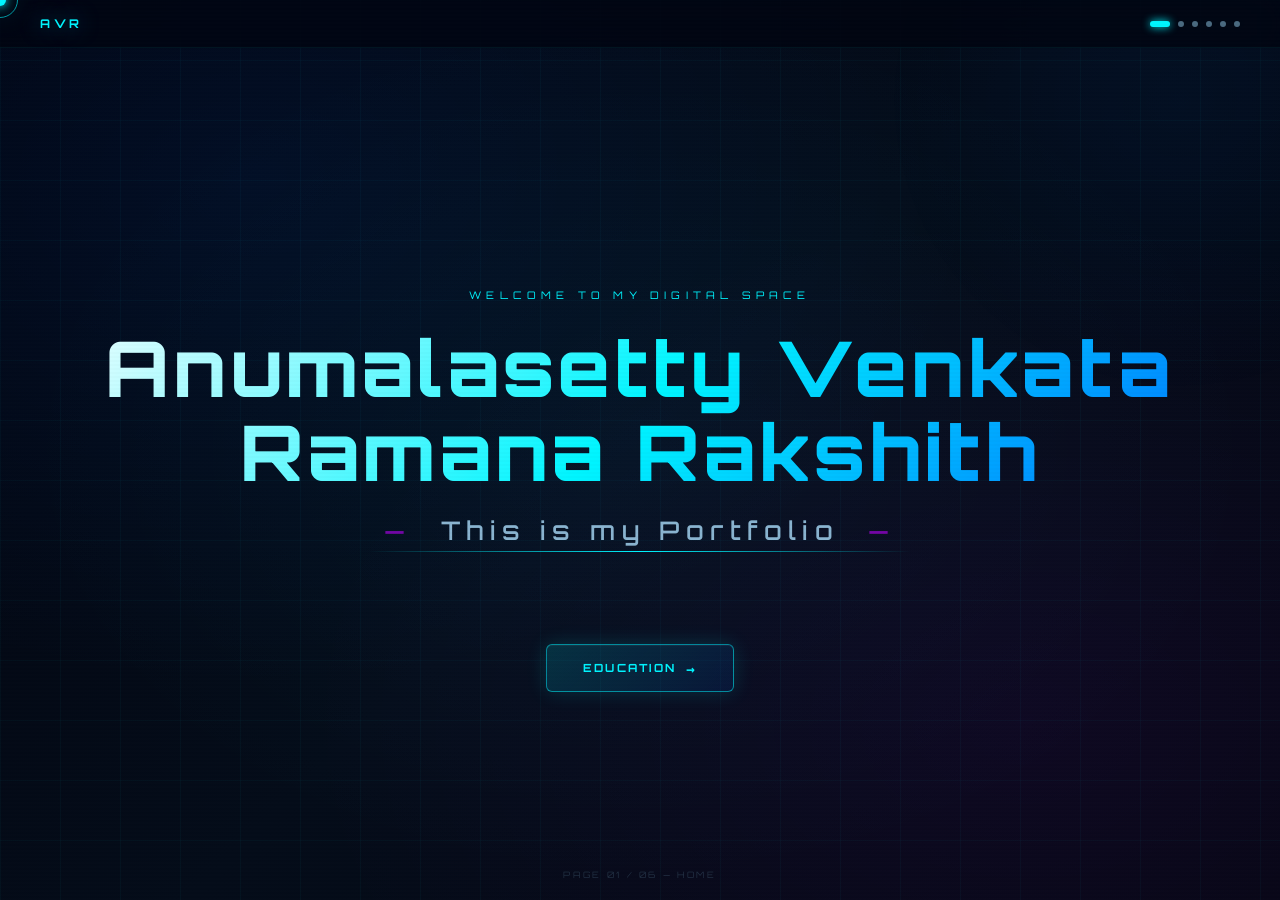
<file: index.html>
<!DOCTYPE html>
<html lang="en">
<head>
  <meta charset="UTF-8" />
  <meta name="viewport" content="width=device-width, initial-scale=1.0" />
  <!-- Edit the browser tab title below -->
  <title>Rakshith Anumalasetty — Portfolio</title>
  <link rel="stylesheet" href="style.css" />
</head>

<!-- data-page="0" sets the active nav dot (0 = Home) -->
<body data-page="0">

  <!-- Custom cursor elements -->
  <div class="cursor"></div>
  <div class="cursor-ring"></div>

  <!-- Animated background layers -->
  <div class="bg-canvas"></div>

  <!-- Floating particles layer -->
  <div class="particles"></div>

  <!-- Subtle scanlines overlay -->
  <div class="scanlines"></div>

  <!-- ======== NAVIGATION ======== -->
  <nav class="nav">
    <!-- Edit the brand/logo text below -->
    <span class="nav-brand">AVR</span>

    <!-- Nav dots: one dot per page (6 pages total), index 0–5 -->
    <div class="nav-dots">
      <div class="nav-dot" data-index="0" title="Home"></div>
      <div class="nav-dot" data-index="1" title="Education"></div>
      <div class="nav-dot" data-index="2" title="Skills"></div>
      <div class="nav-dot" data-index="3" title="Projects"></div>
      <div class="nav-dot" data-index="4" title="Certificates"></div>
      <div class="nav-dot" data-index="5" title="Contact"></div>
    </div>
  </nav>

  <!-- ======== HOME PAGE CONTENT ======== -->
  <main class="page page-transition">

    <section class="hero">

      <!-- Small label above the main title — edit this text -->
      <p class="hero-eyebrow">Welcome to my digital space</p>

      <!-- MAIN TITLE — Edit this text -->
      <h1 class="hero-title">Anumalasetty Venkata Ramana Rakshith</h1>

      <!-- YOUR NAME — Edit this text -->
      <h2 class="hero-name">
        This is my Portfolio
        <span class="hero-name-line"></span>
      </h2>

      <!-- Navigation button to Education page -->
      <div class="btn-group">
        <a href="education.html" class="btn btn-primary">
          Education
          <span class="btn-arrow">→</span>
        </a>
      </div>

    </section>

  </main>

  <!-- Footer label -->
  <div class="footer-note">Page 01 / 06 — Home</div>

  <script src="script.js"></script>
</body>
</html>
</file>
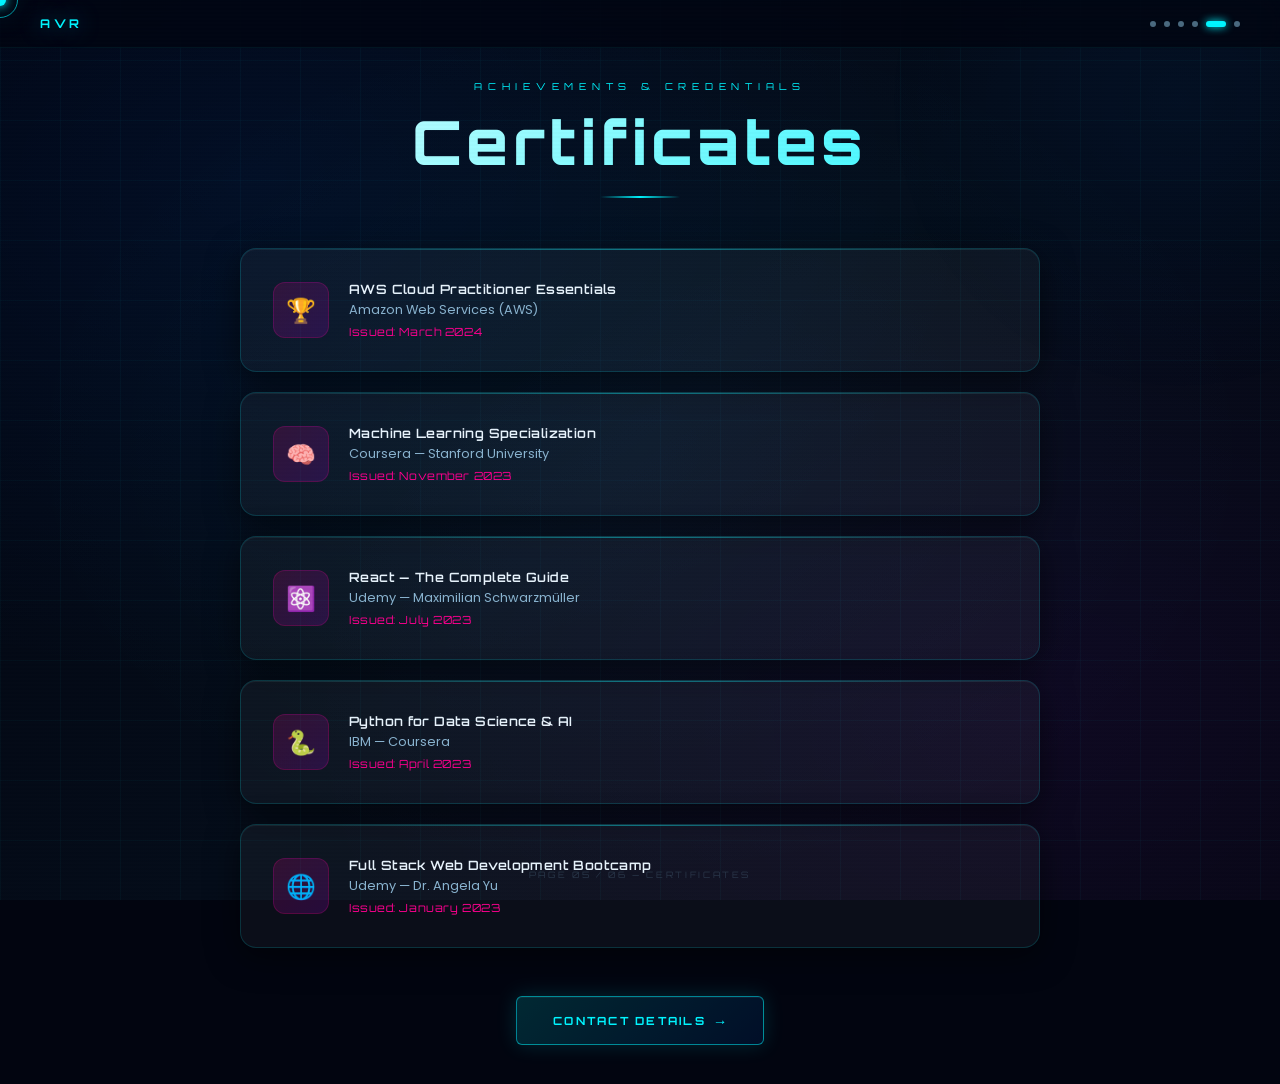
<file: certificates.html>
<!DOCTYPE html>
<html lang="en">
<head>
  <meta charset="UTF-8" />
  <meta name="viewport" content="width=device-width, initial-scale=1.0" />
  <!-- Edit the browser tab title below -->
  <title>Certificates — Rakshith Anumalasetty</title>
  <link rel="stylesheet" href="style.css" />
</head>

<!-- data-page="4" sets the active nav dot (4 = Certificates) -->
<body data-page="4">

  <!-- Custom cursor elements -->
  <div class="cursor"></div>
  <div class="cursor-ring"></div>

  <!-- Animated background layers -->
  <div class="bg-canvas"></div>

  <!-- Floating particles layer -->
  <div class="particles"></div>

  <!-- Subtle scanlines overlay -->
  <div class="scanlines"></div>

  <!-- ======== NAVIGATION ======== -->
  <nav class="nav">
    <!-- Edit the brand/logo text below -->
    <span class="nav-brand">AVR</span>

    <!-- Nav dots: active dot = index 4 -->
    <div class="nav-dots">
      <div class="nav-dot" data-index="0" title="Home"></div>
      <div class="nav-dot" data-index="1" title="Education"></div>
      <div class="nav-dot" data-index="2" title="Skills"></div>
      <div class="nav-dot" data-index="3" title="Projects"></div>
      <div class="nav-dot" data-index="4" title="Certificates"></div>
      <div class="nav-dot" data-index="5" title="Contact"></div>
    </div>
  </nav>

  <!-- ======== CERTIFICATES PAGE CONTENT ======== -->
  <main class="page page-transition" style="justify-content: flex-start; padding-top: 0;">

    <!-- Page Header -->
    <header class="page-header">
      <!-- Small label — edit this text -->
      <p class="page-header-label">Achievements & Credentials</p>
      <!-- Page title — edit this text -->
      <h1 class="page-title">Certificates</h1>
      <div class="page-divider"></div>
    </header>

    <!-- Certificates Grid -->
    <div class="content-grid" style="max-width: 800px;">

      <!-- ======== CERTIFICATE 1 ======== -->
      <!-- Edit certificate title, issuer, and date below -->
      <div class="glass-card cert-card">
        <!-- Edit the emoji icon -->
        <div class="cert-icon">🏆</div>
        <div class="cert-body">
          <!-- Edit certificate name -->
          <div class="cert-title">AWS Cloud Practitioner Essentials</div>
          <!-- Edit issuing organization -->
          <div class="cert-issuer">Amazon Web Services (AWS)</div>
          <!-- Edit date issued -->
          <div class="cert-date">Issued: March 2024</div>
        </div>
      </div>

      <!-- ======== CERTIFICATE 2 ======== -->
      <div class="glass-card cert-card">
        <!-- Edit the emoji icon -->
        <div class="cert-icon">🧠</div>
        <div class="cert-body">
          <!-- Edit certificate name -->
          <div class="cert-title">Machine Learning Specialization</div>
          <!-- Edit issuing organization -->
          <div class="cert-issuer">Coursera — Stanford University</div>
          <!-- Edit date issued -->
          <div class="cert-date">Issued: November 2023</div>
        </div>
      </div>

      <!-- ======== CERTIFICATE 3 ======== -->
      <div class="glass-card cert-card">
        <!-- Edit the emoji icon -->
        <div class="cert-icon">⚛️</div>
        <div class="cert-body">
          <!-- Edit certificate name -->
          <div class="cert-title">React — The Complete Guide</div>
          <!-- Edit issuing organization -->
          <div class="cert-issuer">Udemy — Maximilian Schwarzmüller</div>
          <!-- Edit date issued -->
          <div class="cert-date">Issued: July 2023</div>
        </div>
      </div>

      <!-- ======== CERTIFICATE 4 ======== -->
      <div class="glass-card cert-card">
        <!-- Edit the emoji icon -->
        <div class="cert-icon">🐍</div>
        <div class="cert-body">
          <!-- Edit certificate name -->
          <div class="cert-title">Python for Data Science & AI</div>
          <!-- Edit issuing organization -->
          <div class="cert-issuer">IBM — Coursera</div>
          <!-- Edit date issued -->
          <div class="cert-date">Issued: April 2023</div>
        </div>
      </div>

      <!-- ======== CERTIFICATE 5 ======== -->
      <div class="glass-card cert-card">
        <!-- Edit the emoji icon -->
        <div class="cert-icon">🌐</div>
        <div class="cert-body">
          <!-- Edit certificate name -->
          <div class="cert-title">Full Stack Web Development Bootcamp</div>
          <!-- Edit issuing organization -->
          <div class="cert-issuer">Udemy — Dr. Angela Yu</div>
          <!-- Edit date issued -->
          <div class="cert-date">Issued: January 2023</div>
        </div>
      </div>

      <!-- ======== ADD MORE CERTIFICATES ======== -->
      <!-- Copy a .glass-card.cert-card block above and edit it -->

    </div>

    <!-- Navigation button back to Projects -->
    <div class="btn-group">
       <!-- Button to Contact page -->
      <a href="contact.html" class="btn btn-primary">
        Contact Details
        <span class="btn-arrow">→</span>
      </a>
    </div>

  </main>

  <!-- Footer label -->
  <div class="footer-note">Page 05 / 06 — Certificates</div>

  <script src="script.js"></script>
</body>
</html>
</file>
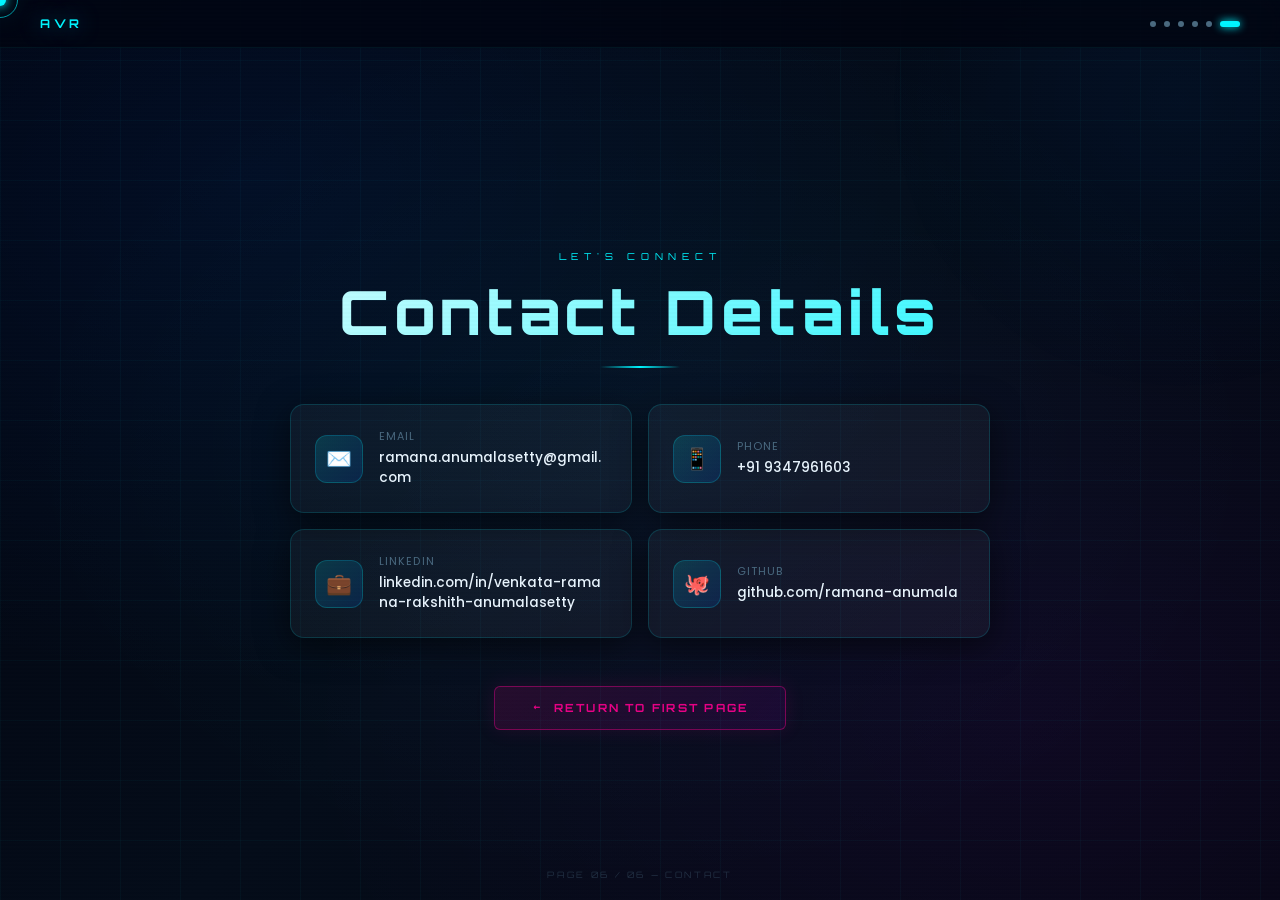
<file: contact.html>
<!DOCTYPE html>
<html lang="en">
<head>
  <meta charset="UTF-8" />
  <meta name="viewport" content="width=device-width, initial-scale=1.0" />
  <!-- Edit the browser tab title below -->
  <title>Contact — Rakshith Anumalasetty</title>
  <link rel="stylesheet" href="style.css" />
</head>

<!-- data-page="5" sets the active nav dot (5 = Contact) -->
<body data-page="5">

  <!-- Custom cursor elements -->
  <div class="cursor"></div>
  <div class="cursor-ring"></div>

  <!-- Animated background layers -->
  <div class="bg-canvas"></div>

  <!-- Floating particles layer -->
  <div class="particles"></div>

  <!-- Subtle scanlines overlay -->
  <div class="scanlines"></div>

  <!-- ======== NAVIGATION ======== -->
  <nav class="nav">
    <!-- Edit the brand/logo text below -->
    <span class="nav-brand">AVR</span>

    <!-- Nav dots: active dot = index 5 -->
    <div class="nav-dots">
      <div class="nav-dot" data-index="0" title="Home"></div>
      <div class="nav-dot" data-index="1" title="Education"></div>
      <div class="nav-dot" data-index="2" title="Skills"></div>
      <div class="nav-dot" data-index="3" title="Projects"></div>
      <div class="nav-dot" data-index="4" title="Certificates"></div>
      <div class="nav-dot" data-index="5" title="Contact"></div>
    </div>
  </nav>

  <!-- ======== CONTACT PAGE CONTENT ======== -->
  <main class="page page-transition">

    <!-- Page Header -->
    <header class="page-header" style="margin-bottom: 36px;">
      <!-- Small label — edit this text -->
      <p class="page-header-label">Let's Connect</p>
      <!-- Page title — edit this text -->
      <h1 class="page-title">Contact Details</h1>
      <div class="page-divider"></div>
    </header>

    <!-- Contact Cards Grid -->
    <!-- Each .contact-item is a clickable link; edit href and the .contact-value text -->
    <div class="contact-grid" style="animation: fadeSlideUp 0.7s 0.4s both;">

      <!-- ======== EMAIL ======== -->
      <!-- Edit href="mailto:..." and the .contact-value text below -->
      <a href="mailto:ramana.anumalasetty@gmail.com" class="contact-item">
        <div class="contact-icon-wrap">✉️</div>
        <div>
          <div class="contact-label">Email</div>
          <!-- Edit your email address here -->
          <div class="contact-value">ramana.anumalasetty@gmail.com</div>
        </div>
      </a>

      <!-- ======== PHONE ======== -->
      <!-- Edit href="tel:..." and the .contact-value text below -->
      <a href="tel:+919347961603" class="contact-item">
        <div class="contact-icon-wrap">📱</div>
        <div>
          <div class="contact-label">Phone</div>
          <!-- Edit your phone number here -->
          <div class="contact-value">+91 9347961603</div>
        </div>
      </a>

      <!-- ======== LINKEDIN ======== -->
      <!-- Edit href to your actual LinkedIn profile URL -->
      <a href="https://www.linkedin.com/in/venkata-ramana-rakshith-anumalasetty-7883aa37b/" target="_blank" rel="noopener" class="contact-item">
        <div class="contact-icon-wrap">💼</div>
        <div>
          <div class="contact-label">LinkedIn</div>
          <!-- Edit your LinkedIn handle/URL text -->
          <div class="contact-value">linkedin.com/in/venkata-ramana-rakshith-anumalasetty</div>
        </div>
      </a>

      <!-- ======== GITHUB ======== -->
      <!-- Edit href to your actual GitHub profile URL -->
      <a href="https://github.com/ramana-anumala" target="_blank" rel="noopener" class="contact-item">
        <div class="contact-icon-wrap">🐙</div>
        <div>
          <div class="contact-label">GitHub</div>
          <!-- Edit your GitHub username/URL text -->
          <div class="contact-value">github.com/ramana-anumala</div>
        </div>
      </a>

    </div>

    <!-- OPTIONAL: Add more contact items here (e.g., Twitter, Portfolio link) -->
    <!-- Copy a .contact-item block above and paste inside .contact-grid -->

    <!-- Return to Home button -->
    <div class="btn-group">
      <a href="index.html" class="btn btn-accent">
        <span style="transform: rotate(180deg); display: inline-block; margin-right: 4px;">→</span>
        Return to First Page
      </a>
    </div>

  </main>

  <!-- Footer label -->
  <div class="footer-note">Page 06 / 06 — Contact</div>

  <script src="script.js"></script>
</body>
</html>
</file>
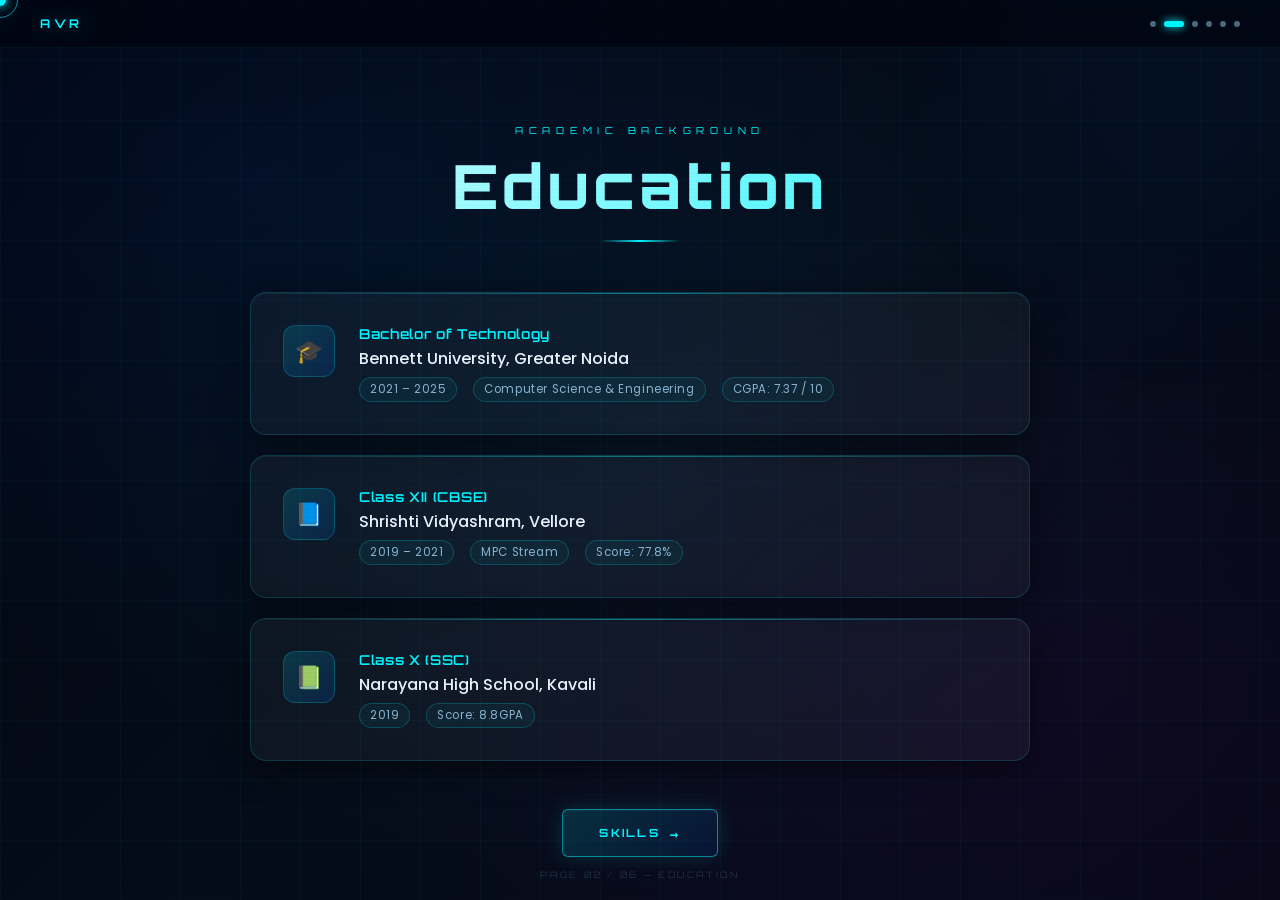
<file: education.html>
<!DOCTYPE html>
<html lang="en">
<head>
  <meta charset="UTF-8" />
  <meta name="viewport" content="width=device-width, initial-scale=1.0" />
  <!-- Edit the browser tab title below -->
  <title>Education — Rakshith Anumalasetty</title>
  <link rel="stylesheet" href="style.css" />
</head>

<!-- data-page="1" sets the active nav dot (1 = Education) -->
<body data-page="1">

  <!-- Custom cursor elements -->
  <div class="cursor"></div>
  <div class="cursor-ring"></div>

  <!-- Animated background layers -->
  <div class="bg-canvas"></div>

  <!-- Floating particles layer -->
  <div class="particles"></div>

  <!-- Subtle scanlines overlay -->
  <div class="scanlines"></div>

  <!-- ======== NAVIGATION ======== -->
  <nav class="nav">
    <!-- Edit the brand/logo text below -->
    <span class="nav-brand">AVR</span>

    <!-- Nav dots: active dot = index 1 -->
    <div class="nav-dots">
      <div class="nav-dot" data-index="0" title="Home"></div>
      <div class="nav-dot" data-index="1" title="Education"></div>
      <div class="nav-dot" data-index="2" title="Skills"></div>
      <div class="nav-dot" data-index="3" title="Projects"></div>
      <div class="nav-dot" data-index="4" title="Certificates"></div>
      <div class="nav-dot" data-index="5" title="Contact"></div>
    </div>
  </nav>

  <!-- ======== EDUCATION PAGE CONTENT ======== -->
  <main class="page page-transition">

    <!-- Page Header -->
    <header class="page-header">
      <!-- Small label above the title — edit this text -->
      <p class="page-header-label">Academic Background</p>
      <!-- Page title — edit this text -->
      <h1 class="page-title">Education</h1>
      <div class="page-divider"></div>
    </header>

    <!-- Education Cards Grid -->
    <div class="content-grid" style="max-width: 780px;">

      <!-- ======== EDUCATION ENTRY 1 ======== -->
      <!-- Edit degree, institution, year, and score below -->
      <div class="glass-card edu-card">
        <!-- Edit the emoji icon (or replace with an SVG/img) -->
        <div class="edu-icon">🎓</div>
        <div class="edu-body">
          <!-- Edit degree/qualification name -->
          <div class="edu-degree">Bachelor of Technology</div>
          <!-- Edit university/college name -->
          <div class="edu-institution">Bennett University, Greater Noida</div>
          <!-- Edit tags: year range, stream, score -->
          <div class="edu-meta">
            <span class="edu-tag">2021 – 2025</span>
            <span class="edu-tag">Computer Science & Engineering</span>
            <span class="edu-tag">CGPA: 7.37 / 10</span>
          </div>
        </div>
      </div>

      <!-- ======== EDUCATION ENTRY 2 ======== -->
      <!-- Edit degree, institution, year, and score below -->
      <div class="glass-card edu-card">
        <!-- Edit the emoji icon -->
        <div class="edu-icon">📘</div>
        <div class="edu-body">
          <!-- Edit qualification name -->
          <div class="edu-degree">Class XII (CBSE)</div>
          <!-- Edit institution name -->
          <div class="edu-institution">Shrishti Vidyashram, Vellore</div>
          <!-- Edit tags -->
          <div class="edu-meta">
            <span class="edu-tag">2019 – 2021</span>
            <span class="edu-tag">MPC Stream</span>
            <span class="edu-tag">Score: 77.8%</span>
          </div>
        </div>
      </div>

      <!-- ======== EDUCATION ENTRY 3 ======== -->
      <!-- Edit degree, institution, year, and score below -->
      <div class="glass-card edu-card">
        <!-- Edit the emoji icon -->
        <div class="edu-icon">📗</div>
        <div class="edu-body">
          <!-- Edit qualification name -->
          <div class="edu-degree">Class X (SSC)</div>
          <!-- Edit institution name -->
          <div class="edu-institution">Narayana High School, Kavali</div>
          <!-- Edit tags -->
          <div class="edu-meta">
            <span class="edu-tag">2019</span>
            <span class="edu-tag">Score: 8.8GPA</span>
          </div>
        </div>
      </div>

      <!-- ======== ADD MORE EDUCATION ENTRIES HERE ======== -->
      <!-- Copy a .glass-card.edu-card block above and edit it -->

    </div>

    <!-- Navigation buttons -->
    <div class="btn-group">
      <!-- Button to go to Skills page -->
      <a href="skills.html" class="btn btn-primary">
        Skills
        <span class="btn-arrow">→</span>
      </a>
    </div>

  </main>

  <!-- Footer label -->
  <div class="footer-note">Page 02 / 06 — Education</div>

  <script src="script.js"></script>
</body>
</html>
</file>
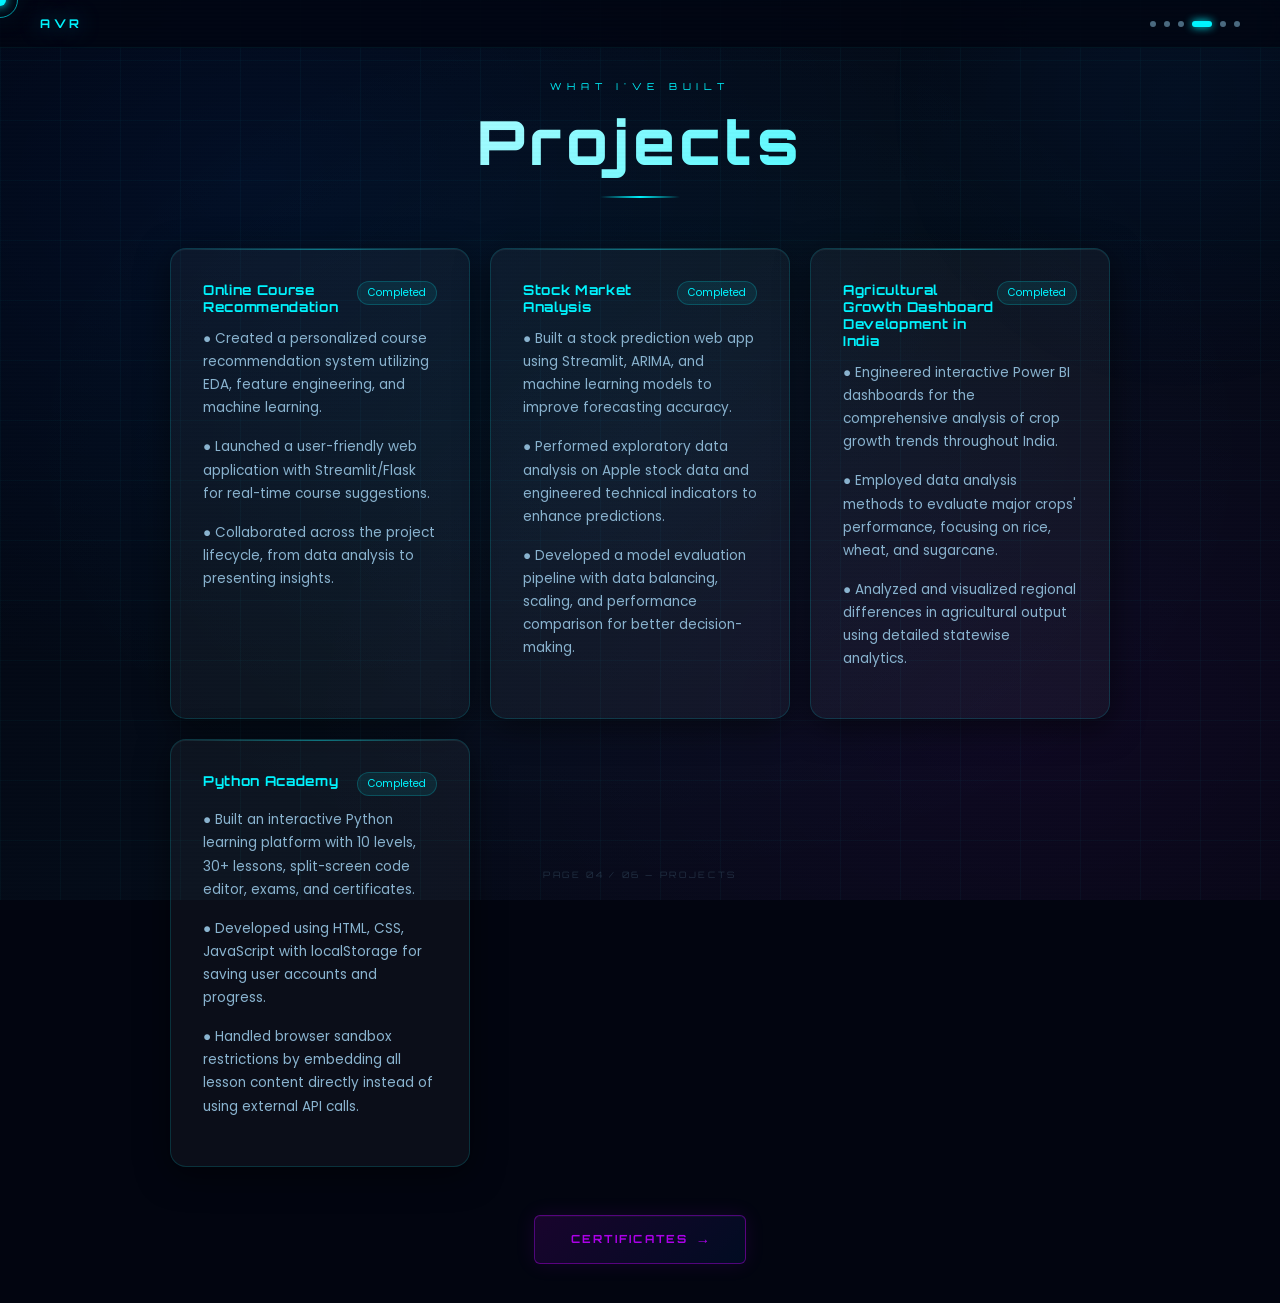
<file: projects.html>
<!DOCTYPE html>
<html lang="en">
<head>
  <meta charset="UTF-8" />
  <meta name="viewport" content="width=device-width, initial-scale=1.0" />
  <!-- Edit the browser tab title below -->
  <title>Projects — Rakshith Anumalasetty</title>
  <link rel="stylesheet" href="style.css" />
</head>

<!-- data-page="3" sets the active nav dot (3 = Projects) -->
<body data-page="3">

  <!-- Custom cursor elements -->
  <div class="cursor"></div>
  <div class="cursor-ring"></div>

  <!-- Animated background layers -->
  <div class="bg-canvas"></div>

  <!-- Floating particles layer -->
  <div class="particles"></div>

  <!-- Subtle scanlines overlay -->
  <div class="scanlines"></div>

  <!-- ======== NAVIGATION ======== -->
  <nav class="nav">
    <!-- Edit the brand/logo text below -->
    <span class="nav-brand">AVR</span>

    <!-- Nav dots: active dot = index 3 -->
    <div class="nav-dots">
      <div class="nav-dot" data-index="0" title="Home"></div>
      <div class="nav-dot" data-index="1" title="Education"></div>
      <div class="nav-dot" data-index="2" title="Skills"></div>
      <div class="nav-dot" data-index="3" title="Projects"></div>
      <div class="nav-dot" data-index="4" title="Certificates"></div>
      <div class="nav-dot" data-index="5" title="Contact"></div>
    </div>
  </nav>

  <!-- ======== PROJECTS PAGE CONTENT ======== -->
  <main class="page page-transition" style="justify-content: flex-start; padding-top: 0;">

    <!-- Page Header -->
    <header class="page-header">
      <!-- Small label — edit this text -->
      <p class="page-header-label">What I've Built</p>
      <!-- Page title — edit this text -->
      <h1 class="page-title">Projects</h1>
      <div class="page-divider"></div>
    </header>

    <!-- Projects Grid -->
    <div class="content-grid content-grid-2" style="max-width: 940px;">

      <!-- ======== PROJECT 1 ======== -->
      <!-- Edit title, badge (status), description, and tech tags below -->
      <div class="glass-card project-card">
        <div class="project-top">
          <!-- Edit project title -->
          <div class="project-title">Online Course Recommendation</div>
          <!-- Edit status badge: e.g. Completed / In Progress / Research -->
          <span class="project-badge">Completed</span>
        </div>
        <!-- Edit project description (2-3 sentences) -->
        <p class="project-desc"> ● Created a personalized course recommendation system utilizing EDA, feature engineering, and machine learning. </p>
        <p class="project-desc"> ● Launched a user-friendly web application with Streamlit/Flask for real-time course suggestions. </p>
        <p class="project-desc"> ● Collaborated across the project lifecycle, from data analysis to presenting insights. </p>
      </div>
        

      <!-- ======== PROJECT 2 ======== -->
      <div class="glass-card project-card">
        <div class="project-top">
          <!-- Edit project title -->
          <div class="project-title">Stock Market Analysis</div>
          <!-- Edit status badge -->
          <span class="project-badge">Completed</span>
        </div>
        <!-- Edit project description -->
        <p class="project-desc"> ● Built a stock prediction web app using Streamlit, ARIMA, and machine learning models to improve forecasting accuracy. </p>
        <p class="project-desc"> ● Performed exploratory data analysis on Apple stock data and engineered technical indicators to enhance predictions. </p>
        <p class="project-desc"> ● Developed a model evaluation pipeline with data balancing, scaling, and performance comparison for better decision-making. </p>
      </div>
        
      <!-- ======== PROJECT 3 ======== -->
      <div class="glass-card project-card">
        <div class="project-top">
          <!-- Edit project title -->
          <div class="project-title">Agricultural Growth Dashboard Development in India</div>
          <!-- Edit status badge -->
          <span class="project-badge">Completed</span>
        </div>
        <!-- Edit project description -->
        <p class="project-desc"> ● Engineered interactive Power BI dashboards for the comprehensive analysis of crop growth trends throughout India. </p>
        <p class="project-desc"> ● Employed data analysis methods to evaluate major crops' performance, focusing on rice, wheat, and sugarcane. </p>
        <p class="project-desc"> ● Analyzed and visualized regional differences in agricultural output using detailed statewise analytics. </p>
      </div>

      <!-- ======== PROJECT 4 ======== -->
      <div class="glass-card project-card">
        <div class="project-top">
          <!-- Edit project title -->
          <div class="project-title">Python Academy</div>
          <!-- Edit status badge -->
          <span class="project-badge">Completed</span>
        </div>
        <!-- Edit project description -->
        <p class="project-desc"> ● Built an interactive Python learning platform with 10 levels, 30+ lessons, split-screen code editor, exams, and certificates. </p>
        <p class="project-desc"> ● Developed using HTML, CSS, JavaScript with localStorage for saving user accounts and progress. </p>
        <p class="project-desc"> ● Handled browser sandbox restrictions by embedding all lesson content directly instead of using external API calls. </p>
      </div>

      <!-- ======== ADD MORE PROJECTS ======== -->
      <!-- Copy a .glass-card.project-card block above and edit it -->

    </div>

    <!-- Navigation buttons: Certificates OR Contact Details -->
    <div class="btn-group">
      <!-- Button to Certificates page -->
      <a href="certificates.html" class="btn btn-secondary">
        Certificates
        <span class="btn-arrow">→</span>
      </a>
    </div>

  </main>

  <!-- Footer label -->
  <div class="footer-note">Page 04 / 06 — Projects</div>

  <script src="script.js"></script>
</body>
</html>
</file>
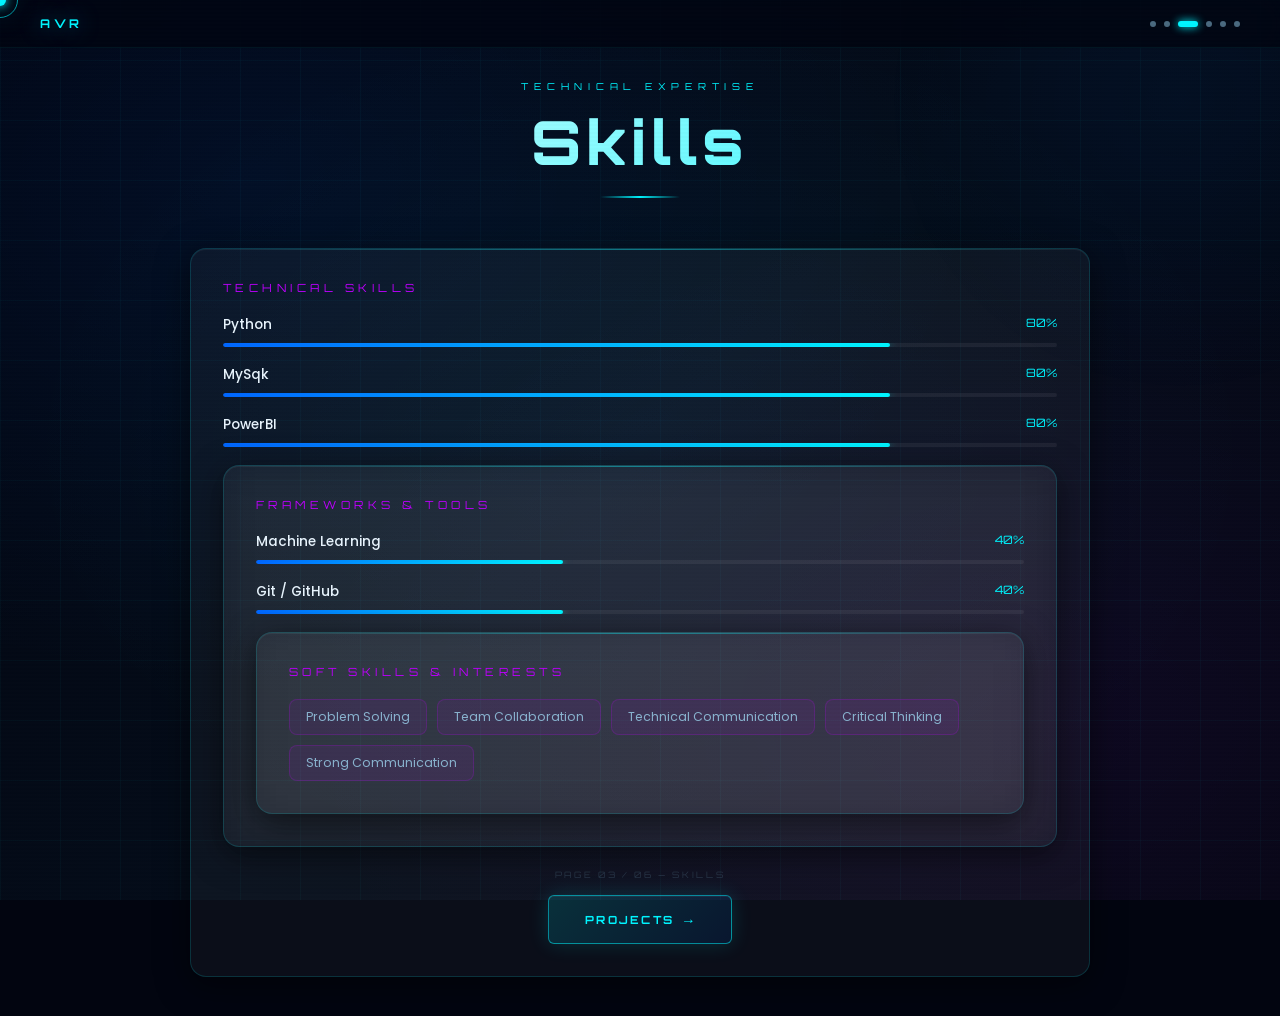
<file: skills.html>
<!DOCTYPE html>
<html lang="en">
<head>
  <meta charset="UTF-8" />
  <meta name="viewport" content="width=device-width, initial-scale=1.0" />
  <!-- Edit the browser tab title below -->
  <title>Skills — Rakshith Anumalasetty</title>
  <link rel="stylesheet" href="style.css" />
</head>

<!-- data-page="2" sets the active nav dot (2 = Skills) -->
<body data-page="2">

  <!-- Custom cursor elements -->
  <div class="cursor"></div>
  <div class="cursor-ring"></div>

  <!-- Animated background layers -->
  <div class="bg-canvas"></div>

  <!-- Floating particles layer -->
  <div class="particles"></div>

  <!-- Subtle scanlines overlay -->
  <div class="scanlines"></div>

  <!-- ======== NAVIGATION ======== -->
  <nav class="nav">
    <!-- Edit the brand/logo text below -->
    <span class="nav-brand">AVR</span>

    <!-- Nav dots: active dot = index 2 -->
    <div class="nav-dots">
      <div class="nav-dot" data-index="0" title="Home"></div>
      <div class="nav-dot" data-index="1" title="Education"></div>
      <div class="nav-dot" data-index="2" title="Skills"></div>
      <div class="nav-dot" data-index="3" title="Projects"></div>
      <div class="nav-dot" data-index="4" title="Certificates"></div>
      <div class="nav-dot" data-index="5" title="Contact"></div>
    </div>
  </nav>

  <!-- ======== SKILLS PAGE CONTENT ======== -->
  <main class="page page-transition" style="justify-content: flex-start; padding-top: 0;">

    <!-- Page Header -->
    <header class="page-header">
      <!-- Small label — edit this text -->
      <p class="page-header-label">Technical Expertise</p>
      <!-- Page title — edit this text -->
      <h1 class="page-title">Skills</h1>
      <div class="page-divider"></div>
    </header>

    <!-- Skills Grid: Two columns -->
    <div class="content-grid content-grid-2" style="max-width: 900px;">

      <!-- ======== TECHNICAL SKILLS CARD ======== -->
      <!-- Edit skill names and data-width (percentage as string e.g. "85%") -->
      <div class="glass-card">
        <p class="skills-section-title">Technical Skills</p>

        <!-- SKILL 1 — Edit name and data-width -->
        <div class="skill-item">
          <div class="skill-header">
            <span class="skill-name">Python</span>
            <span class="skill-pct">80%</span>
          </div>
          <div class="skill-bar-bg">
            <!-- data-width controls the filled bar length -->
            <div class="skill-bar-fill" data-width="80%"></div>
          </div>
        </div>

        <!-- SKILL 2 — Edit name and data-width -->
        <div class="skill-item">
          <div class="skill-header">
            <span class="skill-name">MySqk</span>
            <span class="skill-pct">80%</span>
          </div>
          <div class="skill-bar-bg">
            <!-- data-width controls the filled bar length -->
            <div class="skill-bar-fill" data-width="80%"></div>
          </div>
        </div>

        <!-- SKILL 3 — Edit name and data-width -->
        <div class="skill-item">
          <div class="skill-header">
            <span class="skill-name">PowerBI</span>
            <span class="skill-pct">80%</span>
          </div>
          <div class="skill-bar-bg">
            <!-- data-width controls the filled bar length -->
            <div class="skill-bar-fill" data-width="80%"></div>
          </div>
        </div>

      <!-- ======== FRAMEWORKS & TOOLS CARD ======== -->
      <div class="glass-card">
        <p class="skills-section-title">Frameworks & Tools</p>

        <!-- SKILL 4 -->
        <div class="skill-item">
          <div class="skill-header">
            <span class="skill-name">Machine Learning</span>
            <span class="skill-pct">40%</span>
          </div>
          <div class="skill-bar-bg">
            <div class="skill-bar-fill" data-width="40%"></div>
          </div>
        </div>

        <!-- SKILL 5 -->
        <div class="skill-item">
          <div class="skill-header">
            <span class="skill-name">Git / GitHub</span>
            <span class="skill-pct">40%</span>
          </div>
          <div class="skill-bar-bg">
            <div class="skill-bar-fill" data-width="40%"></div>
          </div>
        </div>

      <!-- ======== SOFT SKILLS CARD (tags style) ======== -->
      <div class="glass-card" style="grid-column: 1 / -1;">
        <p class="skills-section-title">Soft Skills & Interests</p>

        <!-- Edit or add/remove skill tags below -->
        <div class="skill-tags">
          <span class="skill-tag">Problem Solving</span>
          <span class="skill-tag">Team Collaboration</span>
          <span class="skill-tag">Technical Communication</span>
          <span class="skill-tag">Critical Thinking</span>
          <span class="skill-tag">Strong Communication</span>
        </div>
      </div>

    </div>

    <!-- Navigation buttons: Projects OR Certificates -->
    <div class="btn-group">
      <!-- Button to Projects page -->
      <a href="projects.html" class="btn btn-primary">
        Projects
        <span class="btn-arrow">→</span>
      </a>
    </div>

  </main>

  <!-- Footer label -->
  <div class="footer-note">Page 03 / 06 — Skills</div>

  <script src="script.js"></script>
</body>
</html>
</file>
<file: style.css>
/* ============================================================
   PORTFOLIO - FUTURISTIC DESIGN SYSTEM
   Edit colors, fonts, and spacing from the :root variables
   ============================================================ */

@import url('https://fonts.googleapis.com/css2?family=Orbitron:wght@400;500;600;700;800;900&family=Poppins:wght@300;400;500;600&display=swap');

/* === GLOBAL CSS VARIABLES (Edit these to change the theme) === */
:root {
  --clr-bg-start: #020510;
  --clr-bg-mid: #050d1a;
  --clr-bg-end: #040812;

  --clr-neon-cyan: #00f5ff;
  --clr-neon-purple: #bf00ff;
  --clr-neon-blue: #0066ff;
  --clr-neon-pink: #ff0090;

  --clr-glass-bg: rgba(255, 255, 255, 0.04);
  --clr-glass-border: rgba(0, 245, 255, 0.15);
  --clr-glass-hover: rgba(0, 245, 255, 0.08);

  --clr-text-primary: #e8f4fd;
  --clr-text-secondary: #8ab4d0;
  --clr-text-muted: #4a6a80;

  --font-display: 'Orbitron', monospace;
  --font-body: 'Poppins', sans-serif;

  --transition-smooth: all 0.4s cubic-bezier(0.23, 1, 0.32, 1);
  --transition-fast: all 0.2s ease;

  --shadow-glow-cyan: 0 0 20px rgba(0, 245, 255, 0.4), 0 0 60px rgba(0, 245, 255, 0.15);
  --shadow-glow-purple: 0 0 20px rgba(191, 0, 255, 0.4), 0 0 60px rgba(191, 0, 255, 0.15);
  --shadow-glow-pink: 0 0 20px rgba(255, 0, 144, 0.4), 0 0 60px rgba(255, 0, 144, 0.15);
  --shadow-card: 0 8px 32px rgba(0, 0, 0, 0.5);
}

/* === RESET & BASE === */
*, *::before, *::after {
  margin: 0;
  padding: 0;
  box-sizing: border-box;
}

html {
  scroll-behavior: smooth;
}

body {
  font-family: var(--font-body);
  background: var(--clr-bg-start);
  color: var(--clr-text-primary);
  min-height: 100vh;
  overflow-x: hidden;
  cursor: none; /* Custom cursor active */
}

/* === CUSTOM CURSOR === */
.cursor {
  width: 12px;
  height: 12px;
  background: var(--clr-neon-cyan);
  border-radius: 50%;
  position: fixed;
  top: 0; left: 0;
  pointer-events: none;
  z-index: 9999;
  transform: translate(-50%, -50%);
  transition: transform 0.1s ease, width 0.3s ease, height 0.3s ease, background 0.3s ease;
  box-shadow: 0 0 10px var(--clr-neon-cyan), 0 0 30px rgba(0, 245, 255, 0.5);
}

.cursor-ring {
  width: 36px;
  height: 36px;
  border: 1.5px solid rgba(0, 245, 255, 0.6);
  border-radius: 50%;
  position: fixed;
  top: 0; left: 0;
  pointer-events: none;
  z-index: 9998;
  transform: translate(-50%, -50%);
  transition: transform 0.15s ease;
}

body:has(a:hover) .cursor,
body:has(button:hover) .cursor {
  width: 20px;
  height: 20px;
  background: var(--clr-neon-purple);
  box-shadow: 0 0 15px var(--clr-neon-purple), 0 0 40px rgba(191, 0, 255, 0.5);
}

/* === ANIMATED BACKGROUND === */
.bg-canvas {
  position: fixed;
  inset: 0;
  z-index: 0;
  background:
    radial-gradient(ellipse at 20% 20%, rgba(0, 102, 255, 0.08) 0%, transparent 50%),
    radial-gradient(ellipse at 80% 80%, rgba(191, 0, 255, 0.06) 0%, transparent 50%),
    radial-gradient(ellipse at 50% 50%, rgba(0, 245, 255, 0.03) 0%, transparent 70%),
    linear-gradient(135deg, var(--clr-bg-start), var(--clr-bg-mid), var(--clr-bg-end));
}

/* Animated grid overlay */
.bg-canvas::before {
  content: '';
  position: absolute;
  inset: 0;
  background-image:
    linear-gradient(rgba(0, 245, 255, 0.03) 1px, transparent 1px),
    linear-gradient(90deg, rgba(0, 245, 255, 0.03) 1px, transparent 1px);
  background-size: 60px 60px;
  animation: gridShift 20s linear infinite;
}

/* Floating orb */
.bg-canvas::after {
  content: '';
  position: absolute;
  width: 600px;
  height: 600px;
  border-radius: 50%;
  background: radial-gradient(circle, rgba(0, 102, 255, 0.05) 0%, transparent 70%);
  top: -200px;
  right: -200px;
  animation: orbFloat 15s ease-in-out infinite;
}

@keyframes gridShift {
  0% { transform: translateY(0); }
  100% { transform: translateY(60px); }
}

@keyframes orbFloat {
  0%, 100% { transform: translate(0, 0) scale(1); }
  33% { transform: translate(-50px, 80px) scale(1.1); }
  66% { transform: translate(30px, -40px) scale(0.9); }
}

/* === PAGE WRAPPER === */
.page {
  position: relative;
  z-index: 1;
  min-height: 100vh;
  display: flex;
  flex-direction: column;
  align-items: center;
  justify-content: center;
  padding: 40px 20px;
}

/* === PAGE TRANSITION === */
.page-transition {
  animation: pageIn 0.6s cubic-bezier(0.23, 1, 0.32, 1) both;
}

@keyframes pageIn {
  from {
    opacity: 0;
    transform: translateY(30px) scale(0.98);
    filter: blur(4px);
  }
  to {
    opacity: 1;
    transform: translateY(0) scale(1);
    filter: blur(0);
  }
}

/* === NAVIGATION (subtle top bar) === */
.nav {
  position: fixed;
  top: 0;
  left: 0;
  right: 0;
  z-index: 100;
  padding: 16px 40px;
  display: flex;
  align-items: center;
  justify-content: space-between;
  background: rgba(2, 5, 16, 0.7);
  backdrop-filter: blur(20px);
  border-bottom: 1px solid rgba(0, 245, 255, 0.06);
}

/* === LOGO/BRAND NAME in nav === */
/* Edit the text inside .nav-brand in each HTML file */
.nav-brand {
  font-family: var(--font-display);
  font-size: 0.75rem;
  font-weight: 700;
  letter-spacing: 0.3em;
  color: var(--clr-neon-cyan);
  text-shadow: 0 0 20px rgba(0, 245, 255, 0.5);
  text-transform: uppercase;
}

.nav-dots {
  display: flex;
  gap: 8px;
  align-items: center;
}

.nav-dot {
  width: 6px;
  height: 6px;
  border-radius: 50%;
  background: var(--clr-text-muted);
  transition: var(--transition-fast);
  cursor: none;
}

.nav-dot.active {
  background: var(--clr-neon-cyan);
  box-shadow: 0 0 8px var(--clr-neon-cyan);
  width: 20px;
  border-radius: 3px;
}

/* === HERO SECTION (Home Page) === */
.hero {
  text-align: center;
  padding-top: 80px;
}

/* Edit tagline above the title */
.hero-eyebrow {
  font-family: var(--font-display);
  font-size: 0.65rem;
  letter-spacing: 0.5em;
  color: var(--clr-neon-cyan);
  text-transform: uppercase;
  margin-bottom: 24px;
  opacity: 0.8;
  animation: fadeSlideUp 0.8s 0.2s cubic-bezier(0.23, 1, 0.32, 1) both;
}

/* Main "This is my Portfolio" text */
.hero-title {
  font-family: var(--font-display);
  font-size: clamp(2.2rem, 6vw, 5rem);
  font-weight: 800;
  line-height: 1.1;
  letter-spacing: 0.05em;
  margin-bottom: 20px;
  background: linear-gradient(135deg, #ffffff 0%, var(--clr-neon-cyan) 50%, var(--clr-neon-blue) 100%);
  -webkit-background-clip: text;
  -webkit-text-fill-color: transparent;
  background-clip: text;
  text-shadow: none;
  animation: fadeSlideUp 0.8s 0.4s cubic-bezier(0.23, 1, 0.32, 1) both;
}

/* Name "Rakshith Anumalasetty" */
.hero-name {
  font-family: var(--font-display);
  font-size: clamp(1rem, 2.5vw, 1.6rem);
  font-weight: 500;
  letter-spacing: 0.25em;
  color: var(--clr-text-secondary);
  margin-bottom: 50px;
  position: relative;
  display: inline-block;
  animation: fadeSlideUp 0.8s 0.6s cubic-bezier(0.23, 1, 0.32, 1) both;
}

.hero-name::before,
.hero-name::after {
  content: '—';
  color: var(--clr-neon-purple);
  margin: 0 16px;
  opacity: 0.6;
}

/* Animated scanning line under the name */
.hero-name-line {
  position: absolute;
  bottom: -6px;
  left: 0;
  right: 0;
  height: 1px;
  background: linear-gradient(90deg, transparent, var(--clr-neon-cyan), transparent);
  animation: scanLine 3s ease-in-out infinite;
}

@keyframes scanLine {
  0%, 100% { opacity: 0; transform: scaleX(0); }
  50% { opacity: 1; transform: scaleX(1); }
}

/* === PAGE HEADERS (for Education, Skills, etc.) === */
.page-header {
  text-align: center;
  margin-bottom: 50px;
  padding-top: 80px;
  width: 100%;
}

/* Edit the section number/label */
.page-header-label {
  font-family: var(--font-display);
  font-size: 0.6rem;
  letter-spacing: 0.6em;
  color: var(--clr-neon-cyan);
  text-transform: uppercase;
  opacity: 0.7;
  margin-bottom: 12px;
  animation: fadeSlideUp 0.7s 0.1s both;
}

/* Edit the main page title */
.page-title {
  font-family: var(--font-display);
  font-size: clamp(2rem, 5vw, 3.8rem);
  font-weight: 800;
  letter-spacing: 0.08em;
  background: linear-gradient(135deg, #ffffff, var(--clr-neon-cyan));
  -webkit-background-clip: text;
  -webkit-text-fill-color: transparent;
  background-clip: text;
  animation: fadeSlideUp 0.7s 0.2s both;
}

.page-divider {
  width: 80px;
  height: 2px;
  background: linear-gradient(90deg, transparent, var(--clr-neon-cyan), transparent);
  margin: 16px auto 0;
  animation: fadeSlideUp 0.7s 0.3s both;
}

/* === GLASS CARDS === */
.glass-card {
  background: var(--clr-glass-bg);
  border: 1px solid var(--clr-glass-border);
  border-radius: 16px;
  padding: 32px;
  backdrop-filter: blur(20px);
  box-shadow: var(--shadow-card), inset 0 1px 0 rgba(255, 255, 255, 0.05);
  transition: var(--transition-smooth);
  position: relative;
  overflow: hidden;
}

.glass-card::before {
  content: '';
  position: absolute;
  top: 0; left: 0; right: 0;
  height: 1px;
  background: linear-gradient(90deg, transparent, rgba(0, 245, 255, 0.4), transparent);
}

.glass-card:hover {
  background: var(--clr-glass-hover);
  border-color: rgba(0, 245, 255, 0.3);
  box-shadow: var(--shadow-card), var(--shadow-glow-cyan), inset 0 1px 0 rgba(255, 255, 255, 0.08);
  transform: translateY(-4px);
}

/* === CONTENT GRID === */
.content-grid {
  width: 100%;
  max-width: 900px;
  display: grid;
  gap: 20px;
  animation: fadeSlideUp 0.7s 0.4s both;
}

.content-grid-2 {
  grid-template-columns: repeat(auto-fit, minmax(280px, 1fr));
}

/* === EDUCATION CARD SPECIFICS === */
/* Edit degree, institution, year inside each .edu-card in education.html */
.edu-card {
  display: flex;
  gap: 24px;
  align-items: flex-start;
}

.edu-icon {
  width: 52px;
  height: 52px;
  border-radius: 12px;
  background: linear-gradient(135deg, rgba(0, 245, 255, 0.15), rgba(0, 102, 255, 0.15));
  border: 1px solid rgba(0, 245, 255, 0.2);
  display: flex;
  align-items: center;
  justify-content: center;
  font-size: 1.4rem;
  flex-shrink: 0;
}

.edu-body {}

/* Edit degree name */
.edu-degree {
  font-family: var(--font-display);
  font-size: 0.85rem;
  font-weight: 600;
  color: var(--clr-neon-cyan);
  letter-spacing: 0.05em;
  margin-bottom: 4px;
}

/* Edit institution name */
.edu-institution {
  font-size: 1rem;
  font-weight: 500;
  color: var(--clr-text-primary);
  margin-bottom: 6px;
}

/* Edit year / GPA / score */
.edu-meta {
  display: flex;
  gap: 16px;
  flex-wrap: wrap;
}

.edu-tag {
  font-size: 0.72rem;
  letter-spacing: 0.05em;
  padding: 3px 10px;
  border-radius: 20px;
  border: 1px solid rgba(0, 245, 255, 0.2);
  color: var(--clr-text-secondary);
  background: rgba(0, 245, 255, 0.05);
}

/* === SKILLS SECTION === */
/* Edit skill names and percentages inside skills.html */
.skills-section-title {
  font-family: var(--font-display);
  font-size: 0.7rem;
  letter-spacing: 0.4em;
  color: var(--clr-neon-purple);
  text-transform: uppercase;
  margin-bottom: 20px;
}

.skill-item {
  margin-bottom: 18px;
}

.skill-header {
  display: flex;
  justify-content: space-between;
  margin-bottom: 8px;
}

.skill-name {
  font-size: 0.85rem;
  font-weight: 500;
  color: var(--clr-text-primary);
}

.skill-pct {
  font-family: var(--font-display);
  font-size: 0.72rem;
  color: var(--clr-neon-cyan);
}

.skill-bar-bg {
  height: 4px;
  background: rgba(255, 255, 255, 0.06);
  border-radius: 2px;
  overflow: hidden;
}

.skill-bar-fill {
  height: 100%;
  border-radius: 2px;
  background: linear-gradient(90deg, var(--clr-neon-blue), var(--clr-neon-cyan));
  box-shadow: 0 0 10px rgba(0, 245, 255, 0.5);
  width: 0%;
  transition: width 1.2s cubic-bezier(0.23, 1, 0.32, 1);
}

/* Skill tags (for soft skills / tools) */
.skill-tags {
  display: flex;
  flex-wrap: wrap;
  gap: 10px;
}

.skill-tag {
  font-size: 0.78rem;
  padding: 8px 16px;
  border-radius: 8px;
  background: rgba(191, 0, 255, 0.08);
  border: 1px solid rgba(191, 0, 255, 0.2);
  color: var(--clr-text-secondary);
  transition: var(--transition-fast);
  cursor: default;
}

.skill-tag:hover {
  background: rgba(191, 0, 255, 0.15);
  border-color: rgba(191, 0, 255, 0.5);
  color: var(--clr-text-primary);
  box-shadow: 0 0 12px rgba(191, 0, 255, 0.2);
}

/* === PROJECT CARDS === */
/* Edit project title, description, tags in projects.html */
.project-card {
  cursor: default;
}

.project-top {
  display: flex;
  justify-content: space-between;
  align-items: flex-start;
  margin-bottom: 12px;
}

.project-title {
  font-family: var(--font-display);
  font-size: 0.85rem;
  font-weight: 700;
  color: var(--clr-neon-cyan);
  letter-spacing: 0.05em;
}

.project-badge {
  font-size: 0.65rem;
  padding: 3px 10px;
  border-radius: 20px;
  background: rgba(0, 245, 255, 0.08);
  border: 1px solid rgba(0, 245, 255, 0.2);
  color: var(--clr-neon-cyan);
  white-space: nowrap;
}

.project-desc {
  font-size: 0.85rem;
  line-height: 1.7;
  color: var(--clr-text-secondary);
  margin-bottom: 16px;
}

.project-tags {
  display: flex;
  flex-wrap: wrap;
  gap: 8px;
}

.project-tag {
  font-size: 0.68rem;
  padding: 4px 10px;
  border-radius: 6px;
  background: rgba(0, 102, 255, 0.1);
  border: 1px solid rgba(0, 102, 255, 0.2);
  color: var(--clr-neon-blue);
}

/* === CERTIFICATE CARDS === */
/* Edit certificate details in certificates.html */
.cert-card {
  display: flex;
  gap: 20px;
  align-items: center;
}

.cert-icon {
  width: 56px;
  height: 56px;
  border-radius: 12px;
  background: linear-gradient(135deg, rgba(255, 0, 144, 0.15), rgba(191, 0, 255, 0.15));
  border: 1px solid rgba(255, 0, 144, 0.2);
  display: flex;
  align-items: center;
  justify-content: center;
  font-size: 1.5rem;
  flex-shrink: 0;
}

.cert-body {}

.cert-title {
  font-family: var(--font-display);
  font-size: 0.8rem;
  font-weight: 600;
  color: var(--clr-text-primary);
  letter-spacing: 0.03em;
  margin-bottom: 4px;
}

.cert-issuer {
  font-size: 0.8rem;
  color: var(--clr-text-secondary);
  margin-bottom: 6px;
}

.cert-date {
  font-size: 0.7rem;
  color: var(--clr-neon-pink);
  font-family: var(--font-display);
  letter-spacing: 0.05em;
}

/* === CONTACT SECTION === */
/* Edit contact info in contact.html */
.contact-grid {
  display: grid;
  grid-template-columns: repeat(auto-fit, minmax(240px, 1fr));
  gap: 16px;
  width: 100%;
  max-width: 700px;
}

.contact-item {
  display: flex;
  align-items: center;
  gap: 16px;
  padding: 24px;
  background: var(--clr-glass-bg);
  border: 1px solid var(--clr-glass-border);
  border-radius: 14px;
  backdrop-filter: blur(20px);
  text-decoration: none;
  color: inherit;
  transition: var(--transition-smooth);
  box-shadow: var(--shadow-card);
  position: relative;
  overflow: hidden;
}

.contact-item::before {
  content: '';
  position: absolute;
  inset: 0;
  background: linear-gradient(135deg, rgba(0, 245, 255, 0.05), transparent);
  opacity: 0;
  transition: var(--transition-smooth);
}

.contact-item:hover {
  border-color: rgba(0, 245, 255, 0.4);
  box-shadow: var(--shadow-card), var(--shadow-glow-cyan);
  transform: translateY(-4px);
}

.contact-item:hover::before {
  opacity: 1;
}

.contact-icon-wrap {
  width: 48px;
  height: 48px;
  border-radius: 12px;
  background: linear-gradient(135deg, rgba(0, 245, 255, 0.15), rgba(0, 102, 255, 0.15));
  border: 1px solid rgba(0, 245, 255, 0.2);
  display: flex;
  align-items: center;
  justify-content: center;
  font-size: 1.3rem;
  flex-shrink: 0;
}

.contact-label {
  font-size: 0.68rem;
  letter-spacing: 0.1em;
  color: var(--clr-text-muted);
  text-transform: uppercase;
  margin-bottom: 3px;
}

/* Edit actual contact value */
.contact-value {
  font-size: 0.85rem;
  font-weight: 500;
  color: var(--clr-text-primary);
  word-break: break-all;
}

/* === BUTTONS === */
.btn-group {
  display: flex;
  gap: 16px;
  justify-content: center;
  flex-wrap: wrap;
  margin-top: 48px;
  animation: fadeSlideUp 0.7s 0.6s both;
}

/* Primary glowing button */
.btn {
  font-family: var(--font-display);
  font-size: 0.7rem;
  font-weight: 700;
  letter-spacing: 0.2em;
  text-transform: uppercase;
  text-decoration: none;
  padding: 14px 36px;
  border-radius: 6px;
  border: none;
  cursor: none;
  position: relative;
  display: inline-flex;
  align-items: center;
  gap: 10px;
  overflow: hidden;
  transition: var(--transition-smooth);
  white-space: nowrap;
}

.btn::before {
  content: '';
  position: absolute;
  inset: 0;
  border-radius: inherit;
  opacity: 0;
  transition: var(--transition-smooth);
}

.btn::after {
  content: '';
  position: absolute;
  bottom: 0;
  left: 50%;
  transform: translateX(-50%);
  width: 0%;
  height: 1px;
  transition: width 0.4s ease;
}

.btn:hover::after {
  width: 80%;
}

/* Primary cyan button */
.btn-primary {
  background: linear-gradient(135deg, rgba(0, 245, 255, 0.15), rgba(0, 102, 255, 0.1));
  border: 1px solid rgba(0, 245, 255, 0.5);
  color: var(--clr-neon-cyan);
  box-shadow: 0 0 20px rgba(0, 245, 255, 0.15), inset 0 1px 0 rgba(255, 255, 255, 0.05);
}

.btn-primary::before {
  background: linear-gradient(135deg, rgba(0, 245, 255, 0.1), rgba(0, 102, 255, 0.08));
}

.btn-primary::after {
  background: var(--clr-neon-cyan);
  box-shadow: 0 0 8px var(--clr-neon-cyan);
}

.btn-primary:hover {
  background: linear-gradient(135deg, rgba(0, 245, 255, 0.25), rgba(0, 102, 255, 0.2));
  border-color: var(--clr-neon-cyan);
  color: #fff;
  box-shadow: var(--shadow-glow-cyan), inset 0 1px 0 rgba(255, 255, 255, 0.1);
  transform: translateY(-3px) scale(1.02);
}

.btn-primary:hover::before {
  opacity: 1;
}

/* Secondary purple button */
.btn-secondary {
  background: linear-gradient(135deg, rgba(191, 0, 255, 0.12), rgba(0, 102, 255, 0.08));
  border: 1px solid rgba(191, 0, 255, 0.4);
  color: rgba(191, 0, 255, 0.9);
  box-shadow: 0 0 20px rgba(191, 0, 255, 0.1), inset 0 1px 0 rgba(255, 255, 255, 0.03);
}

.btn-secondary::after {
  background: var(--clr-neon-purple);
  box-shadow: 0 0 8px var(--clr-neon-purple);
}

.btn-secondary:hover {
  background: linear-gradient(135deg, rgba(191, 0, 255, 0.22), rgba(0, 102, 255, 0.15));
  border-color: var(--clr-neon-purple);
  color: #fff;
  box-shadow: var(--shadow-glow-purple), inset 0 1px 0 rgba(255, 255, 255, 0.08);
  transform: translateY(-3px) scale(1.02);
}

/* Accent pink button */
.btn-accent {
  background: linear-gradient(135deg, rgba(255, 0, 144, 0.12), rgba(191, 0, 255, 0.08));
  border: 1px solid rgba(255, 0, 144, 0.4);
  color: rgba(255, 0, 144, 0.9);
  box-shadow: 0 0 20px rgba(255, 0, 144, 0.1);
}

.btn-accent::after {
  background: var(--clr-neon-pink);
  box-shadow: 0 0 8px var(--clr-neon-pink);
}

.btn-accent:hover {
  border-color: var(--clr-neon-pink);
  color: #fff;
  box-shadow: var(--shadow-glow-pink);
  transform: translateY(-3px) scale(1.02);
}

/* Arrow icon inside button */
.btn-arrow {
  font-size: 0.9rem;
  transition: transform 0.3s ease;
}

.btn:hover .btn-arrow {
  transform: translateX(4px);
}

/* === FLOATING PARTICLES === */
.particles {
  position: fixed;
  inset: 0;
  pointer-events: none;
  z-index: 0;
  overflow: hidden;
}

.particle {
  position: absolute;
  width: 2px;
  height: 2px;
  background: var(--clr-neon-cyan);
  border-radius: 50%;
  animation: particleFloat linear infinite;
  opacity: 0;
}

@keyframes particleFloat {
  0% { transform: translateY(100vh) translateX(0); opacity: 0; }
  10% { opacity: 0.6; }
  90% { opacity: 0.3; }
  100% { transform: translateY(-10vh) translateX(30px); opacity: 0; }
}

/* === SCANLINE EFFECT === */
.scanlines {
  position: fixed;
  inset: 0;
  pointer-events: none;
  z-index: 200;
  background: repeating-linear-gradient(
    0deg,
    transparent,
    transparent 2px,
    rgba(0, 0, 0, 0.03) 2px,
    rgba(0, 0, 0, 0.03) 4px
  );
  opacity: 0.4;
}

/* === ANIMATIONS === */
@keyframes fadeSlideUp {
  from {
    opacity: 0;
    transform: translateY(20px);
  }
  to {
    opacity: 1;
    transform: translateY(0);
  }
}

/* === FOOTER NOTE === */
.footer-note {
  position: fixed;
  bottom: 20px;
  left: 50%;
  transform: translateX(-50%);
  font-family: var(--font-display);
  font-size: 0.55rem;
  letter-spacing: 0.3em;
  color: var(--clr-text-muted);
  text-transform: uppercase;
  opacity: 0.4;
}

/* === RESPONSIVE === */
@media (max-width: 768px) {
  .nav {
    padding: 14px 20px;
  }

  .page {
    padding: 30px 16px;
  }

  .glass-card {
    padding: 22px;
  }

  .edu-card {
    flex-direction: column;
    gap: 16px;
  }

  .cert-card {
    flex-direction: column;
    align-items: flex-start;
    gap: 14px;
  }

  .btn {
    padding: 12px 24px;
    font-size: 0.65rem;
  }

  .btn-group {
    flex-direction: column;
    align-items: center;
    gap: 12px;
  }

  .hero-name::before,
  .hero-name::after {
    display: none;
  }

  body {
    cursor: auto;
  }

  .cursor, .cursor-ring {
    display: none;
  }
}

@media (max-width: 480px) {
  .contact-grid {
    grid-template-columns: 1fr;
  }
}
</file>
